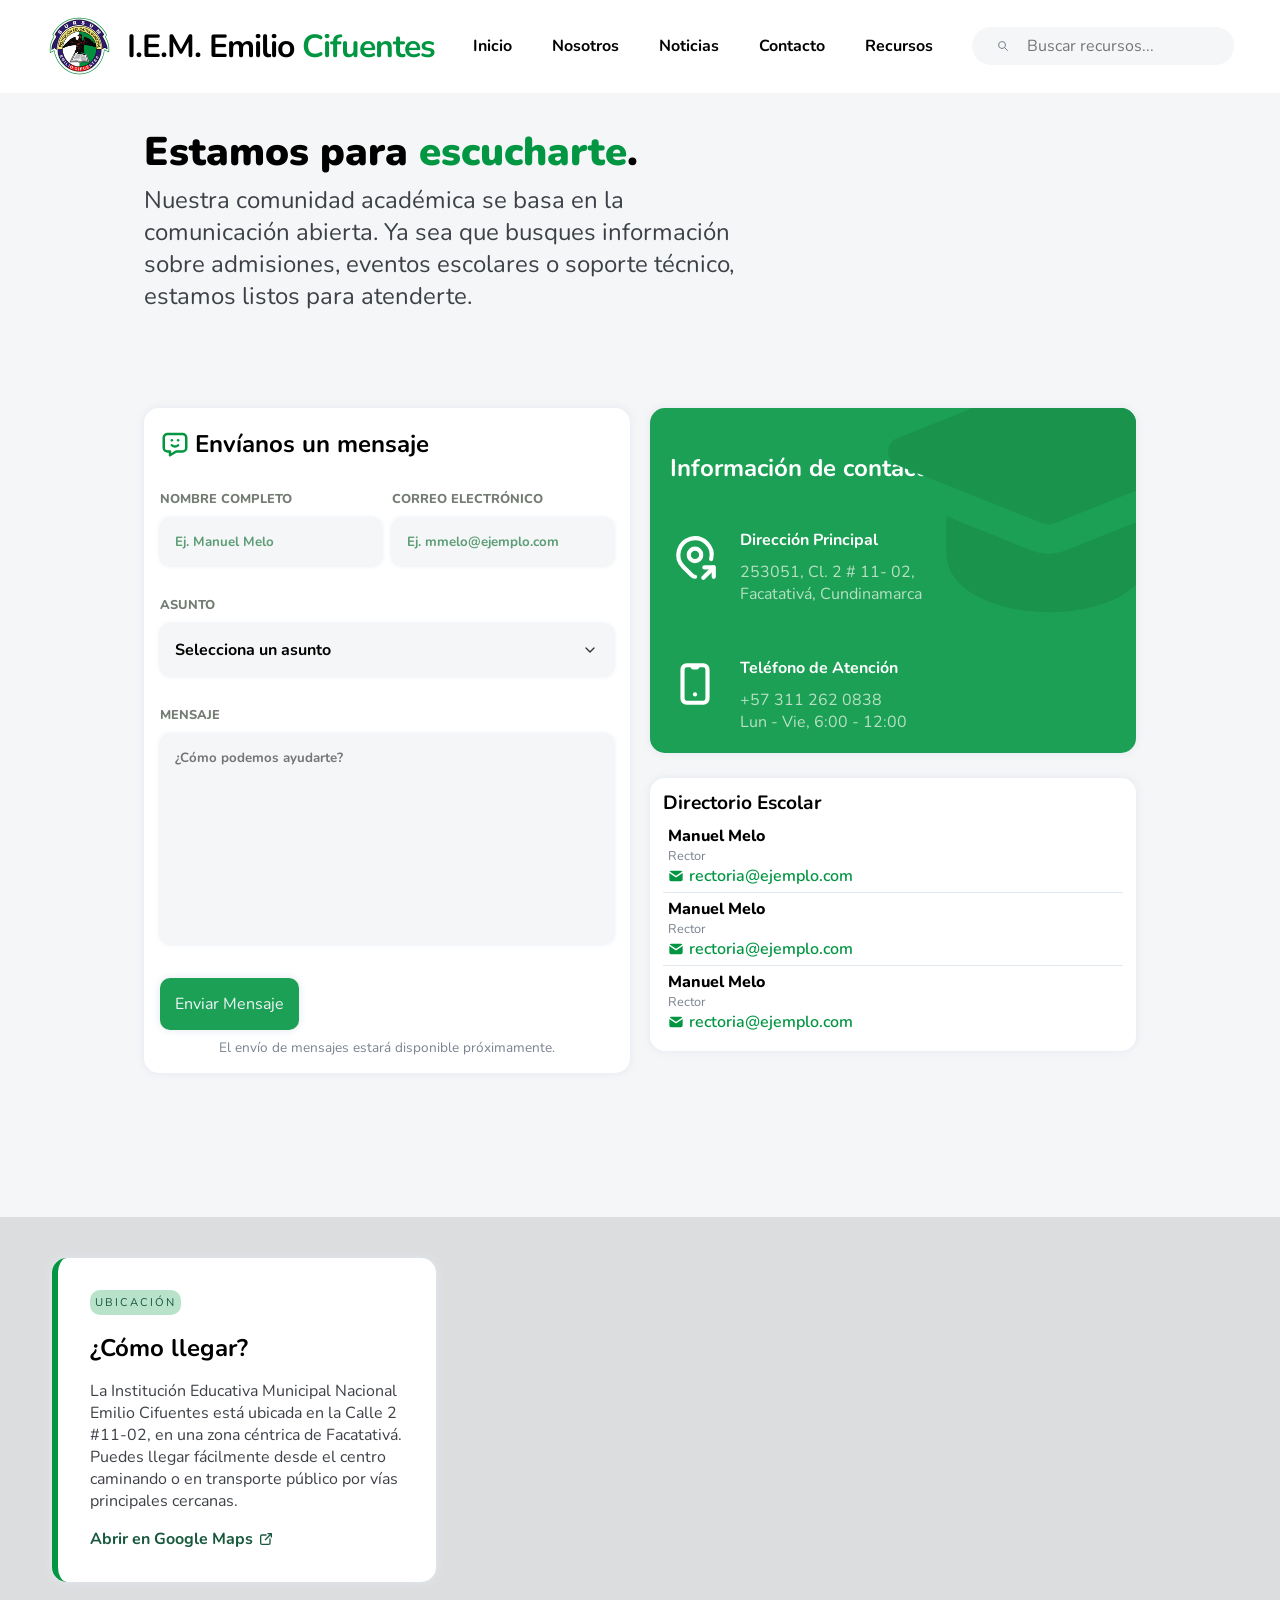
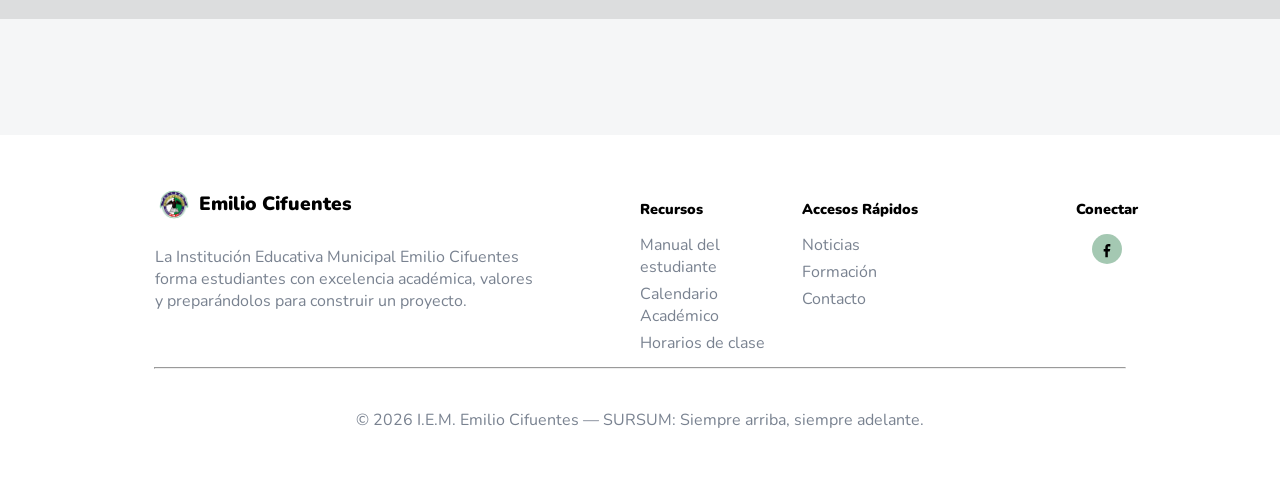
<file: pages/contacto.html>
<!doctype html>
<html lang="es">
  <head>
    <meta charset="UTF-8" />
    <meta name="viewport" content="width=device-width, initial-scale=1.0" />
    <!-- ? preconnect declarado antes del stylesheet de Google Fonts.
         Reduce el handshake con el servidor de fuentes antes de descargar el CSS. -->
    <link rel="preconnect" href="https://fonts.googleapis.com" />
    <link rel="preconnect" href="https://fonts.gstatic.com" crossorigin />
    <link
      href="https://fonts.googleapis.com/css2?family=Nunito:ital,wght@0,200..1000;1,200..1000&display=swap"
      rel="stylesheet"
    />
    <!-- * — Configuración visual base -->
    <!-- * — Metadatos SEO -->
    <meta
      name="description"
      content="Escríbenos: consultas de admisión, eventos escolares, atención a padres y estudiantes de la I.E.M. Emilio Cifuentes. Conoce nuestra ubicación en Facatativá."
    />
    <link
      rel="canonical"
      href="https://g4lvan.github.io/demo_page_colegio.github.io/pages/contacto.html"
    />
    <title>Contacto | I.E.M. Emilio Cifuentes</title>
    <link rel="stylesheet" href="../css/styles.css" />
    <link rel="stylesheet" href="../css/contacto.css" />
    <link rel="stylesheet" href="../css/recursos.css" />
    <link
      rel="shortcut icon"
      href="../assets/logos/EMILIO.png"
      type="image/x-icon"
    />
  </head>
  <body>
    <!-- * ============================================================
      HEADER
      Barra superior compartida replicada desde index.html.
      Rutas ajustadas un nivel arriba para las paginas dentro de /pages.
      ============================================================ -->
    <header>
      <div class="izquierda">
        <img src="../assets/logos/EMILIO.png" alt="emilio_logo" class="logo" />
        <p class="marca">I.E.M. Emilio <span class="titulo">Cifuentes</span></p>
      </div>
      <nav>
        <ul class="links_navegacion">
          <li><a href="../index.html">Inicio</a></li>
          <li><a href="nosotros.html">Nosotros</a></li>
          <li><a href="noticias.html">Noticias</a></li>
          <li><a href="contacto.html">Contacto</a></li>
          <li><a href="recursos.html">Recursos</a></li>
        </ul>
      </nav>
      <form class="busqueda" onsubmit="return false">
        <svg
          xmlns="http://www.w3.org/2000/svg"
          viewBox="0 0 24 24"
          width="12"
          height="12"
          fill="none"
          stroke="currentColor"
          stroke-width="2"
          stroke-linecap="round"
          stroke-linejoin="round"
          class="icon-search"
        >
          <path stroke="none" d="M0 0h24v24H0z" fill="none"></path>
          <path d="M3 10a7 7 0 1 0 14 0a7 7 0 1 0 -14 0"></path>
          <path d="M21 21l-6 -6"></path>
        </svg>
        <input type="search" placeholder="Buscar recursos..." class="buscar" />
      </form>
      <button class="menu_hb">
        <svg
          xmlns="http://www.w3.org/2000/svg"
          viewBox="0 0 24 24"
          fill="currentColor"
          class="menu_hb"
        >
          <path d="M21 6a1 1 0 0 1 -1 1h-16a1 1 0 1 1 0 -2h16a1 1 0 0 1 1 1" />
          <path d="M21 12a1 1 0 0 1 -1 1h-16a1 1 0 0 1 0 -2h16a1 1 0 0 1 1 1" />
          <path d="M21 18a1 1 0 0 1 -1 1h-16a1 1 0 0 1 0 -2h16a1 1 0 0 1 1 1" />
        </svg>
      </button>
    </header>

    <!-- ' NAVEGACION MOBILE
         .overlay oscurece la pagina y .panel_lateral contiene el menu fuera de canvas.
         Ambos bloques dependen de ../js/nav.js para abrir y cerrar el panel. -->
    <div class="overlay"></div>
    <nav class="panel_lateral">
      <div class="izquierda">
        <img src="../assets/logos/EMILIO.png" alt="emilio_logo" class="logo" />
        <p class="marca">I.E.M. Emilio Cifuentes</p>
        <button class="close_nav">
          <svg
            xmlns="http://www.w3.org/2000/svg"
            viewBox="0 0 24 24"
            fill="none"
            stroke="currentColor"
            stroke-width="2"
            stroke-linecap="round"
            stroke-linejoin="round"
            class="icon_nav"
          >
            <path d="M18 6l-12 12" />
            <path d="M6 6l12 12" />
          </svg>
        </button>
      </div>
      <ul class="links_navegacion">
        <li>
          <svg
            xmlns="http://www.w3.org/2000/svg"
            viewBox="0 0 24 24"
            fill="none"
            stroke="currentColor"
            stroke-width="2"
            stroke-linecap="round"
            stroke-linejoin="round"
            class="icon_nav"
          >
            <path
              d="M19 8.71l-5.333 -4.148a2.666 2.666 0 0 0 -3.274 0l-5.334 4.148a2.665 2.665 0 0 0 -1.029 2.105v7.2a2 2 0 0 0 2 2h12a2 2 0 0 0 2 -2v-7.2c0 -.823 -.38 -1.6 -1.03 -2.105"
            />
            <path d="M16 15c-2.21 1.333 -5.792 1.333 -8 0" />
          </svg>
          <a href="../index.html">Inicio</a>
        </li>
        <li>
          <svg
            xmlns="http://www.w3.org/2000/svg"
            viewBox="0 0 24 24"
            fill="none"
            stroke="currentColor"
            stroke-width="2"
            stroke-linecap="round"
            stroke-linejoin="round"
            class="icon_nav"
          >
            <path d="M3 12a9 9 0 1 0 18 0a9 9 0 0 0 -18 0" />
            <path d="M12 9h.01" />
            <path d="M11 12h1v4h1" />
          </svg>
          <a href="nosotros.html">Nosotros</a>
        </li>
        <li>
          <svg
            xmlns="http://www.w3.org/2000/svg"
            viewBox="0 0 24 24"
            fill="none"
            stroke="currentColor"
            stroke-width="2"
            stroke-linecap="round"
            stroke-linejoin="round"
            class="icon_nav"
          >
            <path
              d="M16 6h3a1 1 0 0 1 1 1v11a2 2 0 0 1 -4 0v-13a1 1 0 0 0 -1 -1h-10a1 1 0 0 0 -1 1v12a3 3 0 0 0 3 3h11"
            />
            <path d="M8 8h4" />
            <path d="M8 12h4" />
            <path d="M8 16h4" />
          </svg>
          <a href="noticias.html">Noticias</a>
        </li>
        <li>
          <svg
            xmlns="http://www.w3.org/2000/svg"
            viewBox="0 0 24 24"
            fill="none"
            stroke="currentColor"
            stroke-width="2"
            stroke-linecap="round"
            stroke-linejoin="round"
            class="icon_nav"
          >
            <path
              d="M3 7a2 2 0 0 1 2 -2h14a2 2 0 0 1 2 2v10a2 2 0 0 1 -2 2h-14a2 2 0 0 1 -2 -2z"
            />
            <path d="M3 7l9 6l9 -6" />
          </svg>
          <a href="contacto.html">Contacto</a>
        </li>
        <li>
          <svg
            xmlns="http://www.w3.org/2000/svg"
            viewBox="0 0 24 24"
            fill="none"
            stroke="currentColor"
            stroke-width="2"
            stroke-linecap="round"
            stroke-linejoin="round"
            class="icon_nav"
          >
            <path
              d="M3 6a2 2 0 0 1 2 -2h14a2 2 0 0 1 2 2v12a2 2 0 0 1 -2 2h-14a2 2 0 0 1 -2 -2z"
            />
            <path d="M7 8h10" />
            <path d="M7 12h10" />
            <path d="M7 16h10" />
          </svg>
          <a href="recursos.html">Recursos</a>
        </li>
      </ul>
      <form class="busqueda" onsubmit="return false">
        <svg
          xmlns="http://www.w3.org/2000/svg"
          viewBox="0 0 24 24"
          width="12"
          height="12"
          fill="none"
          stroke="currentColor"
          stroke-width="2"
          stroke-linecap="round"
          stroke-linejoin="round"
          class="icon-search"
        >
          <path stroke="none" d="M0 0h24v24H0z" fill="none"></path>
          <path d="M3 10a7 7 0 1 0 14 0a7 7 0 1 0 -14 0"></path>
          <path d="M21 21l-6 -6"></path>
        </svg>
        <input type="search" placeholder="Buscar recursos..." class="buscar" />
      </form>
    </nav>

    <!-- * ============================================================
  MAIN / CONTACTO
  Formulario, datos institucionales, directorio básico y mapa de ubicación.
  ============================================================ -->
    <main>
      <!-- * — Encabezado de página -->
      <section class="header_main">
        <h1>Estamos para <span class="title_header">escucharte</span>.</h1>
        <p>
          Nuestra comunidad académica se basa en la comunicación abierta. Ya sea
          que busques información sobre admisiones, eventos escolares o soporte
          técnico, estamos listos para atenderte.
        </p>
      </section>
      <!-- ' FORMULARIO DE CONTACTO
          Estructura: .contact > datos básicos + asunto + mensaje + botón.
          Formulario visual: onsubmit=false evita el envío hasta conectar backend (v2.0). -->
      <section class="principal_cont">
        <section class="form_contact">
          <form class="contact" onsubmit="return false">
            <h2>
              <svg
                xmlns="http://www.w3.org/2000/svg"
                viewBox="0 0 24 24"
                fill="none"
                stroke="currentColor"
                stroke-width="2"
                stroke-linecap="round"
                stroke-linejoin="round"
                class="form_icon"
              >
                <path
                  d="M18 4a3 3 0 0 1 3 3v8a3 3 0 0 1 -3 3h-5l-5 3v-3h-2a3 3 0 0 1 -3 -3v-8a3 3 0 0 1 3 -3h12"
                />
                <path d="M9.5 9h.01" />
                <path d="M14.5 9h.01" />
                <path d="M9.5 13a3.5 3.5 0 0 0 5 0" />
              </svg>
              Envíanos un mensaje
            </h2>
            <div class="info_basica">
              <div class="input_basic">
                <label for="nombre">Nombre completo</label>
                <input
                  type="text"
                  id="nombre"
                  name="nombre"
                  autocomplete="name"
                  placeholder="Ej. Manuel Melo"
                  required
                />
              </div>
              <div class="input_basic">
                <label for="correo">Correo electrónico</label>
                <input
                  type="email"
                  id="correo"
                  name="correo"
                  autocomplete="email"
                  placeholder="Ej. mmelo@ejemplo.com"
                  required
                />
              </div>
            </div>
            <div class="asunto">
              <div class="input_basic">
                <label for="asuntos">Asunto</label>
                <!-- ? Select explícito para clasificar el mensaje antes de tener backend.
             Facilita mapear el campo cuando se conecte el formulario. -->
                <select name="asunto" id="asuntos" required>
                  <option value="">Selecciona un asunto</option>
                  <option value="ref1">Consultas de Admisión</option>
                  <option value="ref2">
                    Información sobre Eventos Escolares
                  </option>
                  <option value="ref3">Atención a Padres y Estudiantes</option>
                  <option value="ref4">Información Académica</option>
                </select>
              </div>
            </div>
            <div class="mensaje">
              <div class="input_basic">
                <label for="mensaje">Mensaje</label>
                <textarea
                  name="mensaje_enviar"
                  id="mensaje"
                  rows="10"
                  placeholder="¿Cómo podemos ayudarte?"
                  required
                ></textarea>
              </div>
            </div>
            <button type="button" class="bot_enviar">Enviar Mensaje</button>
            <p class="aviso_envio">
              El envío de mensajes estará disponible próximamente.
            </p>
          </form>
        </section>
        <!-- * — Información de contacto -->
        <section class="contact_derecha">
          <article class="info_contact">
            <h3>Información de contacto</h3>
            <svg
              xmlns="http://www.w3.org/2000/svg"
              viewBox="0 0 24 24"
              fill="currentColor"
              class="info_head_icon"
            >
              <path
                d="M19 13.431v2.569c0 2.398 -3.205 4 -7 4s-7 -1.602 -7 -4v-2.569l5.886 2.354a3 3 0 0 0 2.011 .078l.217 -.078z"
              />
              <path
                d="M21 10.476l-8.629 3.452a1 1 0 0 1 -.742 0l-10 -4c-.839 -.335 -.839 -1.521 0 -1.856l10 -4a1 1 0 0 1 .245 -.064l.126 -.008l.126 .008a1 1 0 0 1 .245 .064l10.032 4.013l.108 .055l.099 .068l.088 .076l.075 .082l.035 .044l.073 .115l.052 .115l.034 .102l.025 .135l.006 .058l.002 6.065a1 1 0 0 1 -2 0z"
              />
            </svg>
            <!-- * — Dirección -->
            <article class="location">
              <svg
                xmlns="http://www.w3.org/2000/svg"
                viewBox="0 0 24 24"
                fill="none"
                stroke="currentColor"
                stroke-width="2"
                stroke-linecap="round"
                stroke-linejoin="round"
                class="location_icon"
              >
                <path d="M9 11a3 3 0 1 0 6 0a3 3 0 0 0 -6 0" />
                <path
                  d="M12.02 21.485a1.996 1.996 0 0 1 -1.433 -.585l-4.244 -4.243a8 8 0 1 1 13.403 -3.651"
                />
                <path d="M16 22l5 -5" />
                <path d="M21 21.5v-4.5h-4.5" />
              </svg>

              <div class="contenido">
                <h4>Dirección Principal</h4>
                <p>253051, Cl. 2 # 11- 02, Facatativá, Cundinamarca</p>
              </div>
            </article>
            <!-- * — Número de contacto -->
            <article class="telefono">
              <svg
                xmlns="http://www.w3.org/2000/svg"
                viewBox="0 0 24 24"
                fill="none"
                stroke="currentColor"
                stroke-width="2"
                stroke-linecap="round"
                stroke-linejoin="round"
                class="tel_icon"
              >
                <path
                  d="M6 5a2 2 0 0 1 2 -2h8a2 2 0 0 1 2 2v14a2 2 0 0 1 -2 2h-8a2 2 0 0 1 -2 -2z"
                />
                <path d="M11 4h2" />
                <path d="M12 17v.01" />
              </svg>
              <div class="contenido">
                <h4>Teléfono de Atención</h4>
                <p>+57 311 262 0838 Lun - Vie, 6:00 - 12:00</p>
              </div>
            </article>
          </article>

          <!-- ' CARD DE PERSONAL
          Estructura: .personal_der > h5 + rol + enlace mailto.
          Solo documentar esta primera instancia — las demás repiten el patrón. -->
          <article class="der_directorio">
            <h3>Directorio Escolar</h3>
            <article class="personal_der">
              <h5>Manuel Melo</h5>
              <p>Rector</p>
              <a href="mailto:rectoria@ejemplo.com">
                <svg
                  xmlns="http://www.w3.org/2000/svg"
                  viewBox="0 0 24 24"
                  fill="currentColor"
                  class="email_icon"
                >
                  <path
                    d="M22 7.535v9.465a3 3 0 0 1 -2.824 2.995l-.176 .005h-14a3 3 0 0 1 -2.995 -2.824l-.005 -.176v-9.465l9.445 6.297l.116 .066a1 1 0 0 0 .878 0l.116 -.066l9.445 -6.297z"
                  />
                  <path
                    d="M19 4c1.08 0 2.027 .57 2.555 1.427l-9.555 6.37l-9.555 -6.37a2.999 2.999 0 0 1 2.354 -1.42l.201 -.007h14z"
                  />
                </svg>
                rectoria@ejemplo.com</a
              >
            </article>

            <article class="personal_der">
              <h5>Manuel Melo</h5>
              <p>Rector</p>
              <a href="mailto:rectoria@ejemplo.com">
                <svg
                  xmlns="http://www.w3.org/2000/svg"
                  viewBox="0 0 24 24"
                  fill="currentColor"
                  class="email_icon"
                >
                  <path
                    d="M22 7.535v9.465a3 3 0 0 1 -2.824 2.995l-.176 .005h-14a3 3 0 0 1 -2.995 -2.824l-.005 -.176v-9.465l9.445 6.297l.116 .066a1 1 0 0 0 .878 0l.116 -.066l9.445 -6.297z"
                  />
                  <path
                    d="M19 4c1.08 0 2.027 .57 2.555 1.427l-9.555 6.37l-9.555 -6.37a2.999 2.999 0 0 1 2.354 -1.42l.201 -.007h14z"
                  />
                </svg>
                rectoria@ejemplo.com</a
              >
            </article>

            <article class="personal_der">
              <h5>Manuel Melo</h5>
              <p>Rector</p>
              <a href="mailto:rectoria@ejemplo.com">
                <svg
                  xmlns="http://www.w3.org/2000/svg"
                  viewBox="0 0 24 24"
                  fill="currentColor"
                  class="email_icon"
                >
                  <path
                    d="M22 7.535v9.465a3 3 0 0 1 -2.824 2.995l-.176 .005h-14a3 3 0 0 1 -2.995 -2.824l-.005 -.176v-9.465l9.445 6.297l.116 .066a1 1 0 0 0 .878 0l.116 -.066l9.445 -6.297z"
                  />
                  <path
                    d="M19 4c1.08 0 2.027 .57 2.555 1.427l-9.555 6.37l-9.555 -6.37a2.999 2.999 0 0 1 2.354 -1.42l.201 -.007h14z"
                  />
                </svg>
                rectoria@ejemplo.com</a
              >
            </article>
          </article>
        </section>
      </section>
    <!-- * — Mapa institucional -->
    <figure class="map">
      <div class="dark"></div>
      <iframe
        src="https://www.google.com/maps/embed?pb=!1m18!1m12!1m3!1d3975.747301274841!2d-74.34856512515599!3d4.813395695162102!2m3!1f0!2f0!3f0!3m2!1i1024!2i768!4f13.1!3m3!1m2!1s0x8e3f7c429779d253%3A0xdfbc8359b5d4a771!2sInstituci%C3%B3n%20Educativa%20Municipal%20Nacional%20Emilio%20Cifuentes!5e0!3m2!1ses-419!2sco!4v1777145932252"
        style="border: 0; width: 100%; height: 400px"
        loading="lazy"
      >
      </iframe>
      <figcaption>
        <span>Ubicación</span>
        <h4>¿Cómo llegar?</h4>
        <p>
          La Institución Educativa Municipal Nacional Emilio Cifuentes está
          ubicada en la Calle 2 #11-02, en una zona céntrica de Facatativá.
          Puedes llegar fácilmente desde el centro caminando o en transporte
          público por vías principales cercanas.
        </p>
        <a
          href="https://maps.app.goo.gl/MSPoJyabD7x5F8Z77"
          target="_blank"
          rel="noopener noreferrer"
          >Abrir en Google Maps
          <svg
            xmlns="http://www.w3.org/2000/svg"
            viewBox="0 0 24 24"
            fill="currentColor"
            class="map_icon"
          >
            <path
              d="M12 5a1 1 0 0 1 0 2h-6a1 1 0 0 0 -1 1v10a1 1 0 0 0 1 1h10a1 1 0 0 0 1 -1v-6a1 1 0 0 1 2 0v6a3 3 0 0 1 -3 3h-10a3 3 0 0 1 -3 -3v-10a3 3 0 0 1 3 -3z"
            />
            <path
              d="M15 3h5l.075 .003l.126 .017l.111 .03l.111 .044l.098 .052l.096 .067l.09 .08q .054 .053 .097 .112l.071 .11l.054 .114l.035 .105l.03 .148l.006 .118v5a1 1 0 0 1 -2 0v-2.586l-7.293 7.293a1 1 0 0 1 -1.414 -1.414l7.291 -7.293h-2.584a1 1 0 0 1 0 -2z"
            /></svg
        ></a>
      </figcaption>
    </figure>
    </main>

    <!-- * ============================================================
  FOOTER
  Cierre común del sitio con identidad institucional, accesos internos y redes sociales.
  ============================================================ -->
    <footer>
      <div class="principal_footer">
        <div class="info_footer">
          <header class="img_footer">
            <img
              src="../assets/logos/EMILIO.png"
              alt="Logo de la institución"
              class="logo_footer"
            />
            <h2>Emilio Cifuentes</h2>
          </header>
          <p>
            La Institución Educativa Municipal Emilio Cifuentes forma
            estudiantes con excelencia académica, valores y preparándolos para
            construir un proyecto.
          </p>
        </div>
        <nav class="botones_footer">
          <div class="recursos_footer">
            <h3>Recursos</h3>
            <ul>
              <li>
                <a href="../assets/downloads/Circular-interna-01.pdf" download
                  >Manual del estudiante</a
                >
              </li>
              <li><a href="calendario.html">Calendario Académico</a></li>
              <li><a href="../404.html">Horarios de clase</a></li>
            </ul>
          </div>
          <div class="rapidos_footer">
            <h3>Accesos Rápidos</h3>
            <ul>
              <li><a href="../pages/noticias.html">Noticias</a></li>
              <li><a href="../pages/recursos.html">Formación</a></li>
              <li><a href="../pages/contacto.html">Contacto</a></li>
            </ul>
          </div>
        </nav>
        <div class="redes_footer">
          <h3>Conectar</h3>
          <a
            href="https://www.facebook.com/profile.php?id=100063540460666"
            target="_blank"
            rel="noopener noreferrer"
            class="boton_red_footer"
            aria-label="facebook"
            ><svg
              xmlns="http://www.w3.org/2000/svg"
              viewBox="0 0 24 24"
              class="red_icon_footer"
              fill="currentColor"
            >
              <path
                d="M13.5 9H16V6h-2.5C11.57 6 10 7.57 10 9.5V12H8v3h2v7h3v-7h2.11L16 12h-3V9.5c0-.28.22-.5.5-.5z"
              /></svg
          ></a>
        </div>
      </div>
      <div class="line_footer">
        <hr />
        <p>
          © 2026 I.E.M. Emilio Cifuentes — SURSUM: Siempre arriba, siempre
          adelante.
        </p>
      </div>
    </footer>
    <script src="../js/nav.js"></script>
  </body>
</html>
</file>
<file: css/styles.css>
* {
  box-sizing: border-box;
}

html,
body {
  overflow-x: hidden;
}

/* * ============================================================
   TOKENS GLOBALES
   Variables compartidas de color y tipografía para mantener consistencia visual.
   ============================================================ */
:root {
  --primary-color: #029642;
  --primary-alt: #1ba055;
  --primary-soft-bg: #e5f4ec;
  --primary-soft-border: #b8e2ca;
  --primary-hover: #05bd55;
  --primary-dark: #18583d;
  --primary-light: #5c9d76;
  --primary-light-transparent: #5c9d768f;
  --placeholder: #a3d9bb;
  --background: #ffffff;
  --background-dark: #f5f6f7;
  --background-secondary: #f1f5f9;
  --complementary-color: #e2e8f0;
  --text-primary: #000000;
  --text-secondary: #ffffff;
  --text-secondary-dark: #3d4147;
  --text-muted: #798290;
  /* ? #02883c: punto exacto donde el verde institucional aún rinde 4.5:1
     contra blanco en ambos usos —fondo del .boton-primario (texto blanco) y
     texto de los enlaces de .card_rapido—; #029642 falló en Lighthouse con
     3.86:1 y WCAG AA exige 4.5:1 en texto normal. El hover baja más porque
     #05bd55 (más claro que el propio botón) rendía 2.5:1: solo oscureciendo
     el verde sube el contraste. */
  --verde-accion: #02883c;
  --verde-accion-hover: #027835;
  /* ? #69717e: el gris más claro que sigue pasando 4.5:1 en los dos fondos
     donde se usa —blanco de .card_rapido (4.92:1) y #f5f6f7 de .inicio
     (4.55:1)—; #798290 falló con 3.88:1 y 3.59:1. */
  --texto-secundario: #69717e;
  --font-primary: "Nunito", sans-serif;
}

body {
  margin: 0;
  font-family: var(--font-primary);
}

/* * ============================================================
   HEADER
   Layout reutilizable de logo, navegación y buscador en páginas principales.
   ============================================================ */

header {
  display: flex;
  width: 100%;
  box-sizing: border-box;
  gap: clamp(1.5rem, 3vw, 3rem);
  padding: 1rem;
  align-items: center;
  justify-content: space-between;
  border-bottom: 1px solid var(--text-secondary);
}

.icon_nav {
  width: 20px;
  height: 20px;
  color: var(--text-primary);
  display: none;
}

.menu_hb {
  display: none;
  color: var(--text-primary);
  width: 30px;
  height: 30px;
  background: none;
  border: none;
  margin: 0;
  padding: 0;
  cursor: pointer;
}

.izquierda > button {
  display: none;
  border: none;
  background-color: none;
}

.panel_lateral {
  display: none;
}

.overlay {
  display: none;
}

.izquierda {
  display: flex;
  flex: 0 0 auto;
  gap: 8px;
  align-items: center;
  justify-content: center;
}

header nav {
  display: flex;
  flex: 1 1 auto;
  align-items: center;
  justify-content: center;
}

header .links_navegacion {
  display: flex;
  gap: 2.5rem;
  align-items: center;
  list-style: none;
  font-size: 1rem;
  list-style: none;
  margin: 0;
  padding: 0;
}

header .links_navegacion a {
  text-decoration: none;
  font-weight: bold;
  color: var(--text-primary);
}

header .links_navegacion a:hover {
  color: var(--primary-hover);
}

/* ? La marca del header/panel es un <p> (no es h1): el h1 real vive
   en el contenido de cada página. Reglas heredadas del antiguo h1. */
.marca {
  font-size: 2rem;
  font-weight: 700;
  display: flex;
  margin: 0;
  padding: 0;
  align-items: center;
  gap: 0.5rem;
  letter-spacing: -1px;
  color: #000000;
}

.titulo {
  display: flex;
  color: var(--primary-color);
}

.logo {
  justify-content: center;
  align-items: center;
  height: 60px;
  margin: 0;
  padding: 0;
  margin-right: 0.5rem;
  margin-left: 2rem;
}

/* ! El buscador es un componente visual sin comportamiento JS. Mantener estilos aislados para conectarlo después sin rehacer el header. */

.botones_accion {
  display: flex;
  gap: 0.2rem;
}

.busqueda {
  font-family: var(--font-primary);
  background-color: var(--background-dark);
  display: flex;
  flex: 0 0 auto;
  border-radius: 100px;
  position: relative;
  align-items: center;
  margin-right: 2rem;
  overflow: hidden;
}

.busqueda:focus-within {
  outline: 2px solid var(--primary-alt);
}

.busqueda .buscar {
  flex: 1;
  font-family: var(--font-primary);
  justify-content: center;
  padding: 0.5rem;
  border: none;
  font-size: 1rem;
  background-color: var(--background-dark);
  color: var(--text-muted);
}

.busqueda .buscar:focus {
  border: none;
  outline: none;
}

.buscar:focus {
  border: none;
  outline: none;
}

.icon-search {
  stroke: var(--text-muted);
  margin-left: 25px;
  margin-right: 10px;
}

/* * ============================================================
   HERO INSTITUCIONAL
   Presentación inicial con CTA principal y apoyo visual de la página de inicio.
   ============================================================ */

.inicio {
  display: flex;
  align-items: center;
  justify-content: center;
  flex-direction: column;
  gap: 15px;
  padding: 5rem 2rem;
  padding-top: 0;
  min-height: 100vh;
  background-color: var(--background-dark);
}

.card_inicio {
  background:
    linear-gradient(to right, var(--text-primary), transparent),
    url("../assets/images/2000_5d893aa11d670.webp") no-repeat center center;
  background-size: cover;
  max-width: 1300px;
  width: 100%;
  border-radius: 30px;
  text-align: center;
  padding: 50px;
  margin-top: 25px;
  text-align: start;
}

.calificacion {
  font-family: var(--font-primary);
  font-size: 12px;
  letter-spacing: 1px;
  margin-top: 20px;
  margin-bottom: 0px;
  padding: 0.2rem;
  border: 1px solid #edc216;
  background-color: #847c44a6;
  text-align: center;
  max-width: 20%;
  backdrop-filter: blur(10px);
  border-radius: 10px;
  color: #edc216;
}

.card_inicio h1 {
  color: var(--text-secondary);
  font-family: var(--font-primary);
  font-size: 5rem;
  line-height: 70px;
  font-weight: 900;
  margin: 0;
  margin-top: 15px;
  max-width: 700px;
}

.card_inicio span {
  color: var(--primary-color);
}

.descripcion {
  color: var(--text-secondary);
  font-family: var(--font-primary);
  max-width: 500px;
  line-height: 30px;
  margin-top: 20px;
}

.botones {
  display: flex;
  gap: 20px;
  margin-top: 35px;
}

.boton-primario {
  display: flex;
  align-items: center;
  gap: 0.5rem;
  text-decoration: none;
  font-weight: bolder;
  justify-content: center;
  font-family: var(--font-primary);
  background-color: var(--verde-accion);
  color: var(--text-secondary);
  border: none;
  padding: 15px 30px;
  border-radius: 10px;
}

.boton-primario:hover {
  background-color: var(--verde-accion-hover);
}

.boton-secundario {
  display: flex;
  align-items: center;
  font-weight: bold;
  gap: 0.5rem;
  justify-content: center;
  font-family: var(--font-primary);
  background-color: var(--primary-light-transparent);
  color: var(--text-secondary);
  border: 1px solid var(--primary-soft-border);
  padding: 15px 30px;
  backdrop-filter: blur(8px);
  border-radius: 10px;
}

.boton-secundario:hover {
  background-color: var(--primary-light);
}

/* ' CARD DE ACCESO RÁPIDO Patrón repetido en index: icono, título, descripción y enlace con chevron. */

.texto_acc_rapido {
  display: flex;
  justify-content: space-between;
  gap: 5px;
  padding-top: 6rem;
  padding-bottom: 3rem;
  padding-left: 0;
}

.titulo_acc_rapido h2 {
  font-weight: 900;
  font-size: 2rem;
  padding: 0;
  margin: 20px 0;
}

.titulo_acc_rapido p {
  font-size: 1rem;
  color: var(--texto-secundario);
  margin: 0;
  padding: 0;
}

.linea-final {
  width: 100px;
  height: 5px;
  background-color: var(--primary-color);
  margin-top: 50px;
  border-radius: 2px;
}

.accesos {
  display: grid;
  grid-template-columns: repeat(4, 1fr);
  gap: 70px;
}

.card_rapido {
  background-color: var(--background);
  padding: 3rem;
  width: 100%;
  max-width: 300px;
  max-height: 300px;
  justify-content: center;
  align-items: center;
  border-radius: 15px;
  box-shadow: 0 0 4px var(--text-muted);
}

.card_rapido h3 {
  font-size: 1.2rem;
  margin: 0;
  margin-top: 20px;
  margin-bottom: -10px;
  padding: 0;
  font-weight: 900;
  color: var(--text-primary);
}

.card_rapido p {
  font-size: 1rem;
  color: var(--texto-secundario);
  margin: 0;
  padding: 0;
  margin-top: 15px;
  margin-bottom: 30px;
  max-height: 100px;
}

.card_rapido a {
  display: inline-flex;
  align-items: center;
  justify-content: flex-start;
  gap: 0.2rem;
  font-weight: bold;
  font-family: var(--font-primary);
  color: var(--verde-accion);
  border: none;
  text-decoration: none;
  margin-top: 0;
}

.card_rapido a:hover {
  color: var(--verde-accion-hover);
}

.icon_acc_rapido {
  width: 45px;
  height: 45px;
  padding: 5px;
  background-color: var(--primary-light-transparent);
  backdrop-filter: blur(10px);
  color: var(--text-primary);
  border-radius: 20%;
}

.chev_acc_rapido {
  display: flex;
  justify-content: center;
  width: 14px;
  height: 14px;
  color: var(--verde-accion);
  justify-content: center;
}

.chev_acc_rapido:hover {
  color: var(--verde-accion-hover);
}

/* ' CARD DE NOTICIA Patrón repetido: imagen con badge, metadatos, resumen y CTA. */

.noticia_completa {
  display: none;
}

.overlay_noti {
  display: none;
}

/* * — Modal de noticia destacada */

.noticia_completa.activo {
  display: block;
  position: fixed;
  top: 5vh;
  left: 50%;
  transform: translateX(-50%);
  width: 95%;
  max-width: 1000px;
  max-height: 90vh;
  overflow-y: auto;
  border-radius: 10px;
  background-color: var(--background);
  z-index: 12;
}

.overlay_noti.activo {
  display: block;
  position: fixed;
  inset: 0;
  background-color: rgba(0, 0, 0, 0.4);
  backdrop-filter: blur(3px);
  z-index: 10;
}

/* * — Encabezado visual del modal */

.noticia_completa header {
  position: relative;
  display: flex;
  flex-direction: column;
  justify-content: flex-end;
  align-items: flex-start;
  height: 400px;
  padding: 1rem 5rem;
  border-radius: 10px 10px 0 0;
}

/* ? Fondo de la modal de noticia: el gradiente (diseño) vive aqui;
   la foto la inyecta js/noti.js como --imagen-noticia al poblar la
   plantilla, porque depende de la noticia abierta (data/noticias.json).
   Asi, para el futuro backend, bastara con llegar a esta variable. */
#modal-noticia header {
  background-image:
    linear-gradient(
      to top,
      rgba(0, 0, 0, 0.9) 0%,
      rgba(0, 0, 0, 0.9) 40%,
      transparent 100%,
      transparent
    ),
    var(--imagen-noticia);
  background-repeat: no-repeat;
  background-size: cover;
  background-position: center;
}

.noticia_completa header h2 {
  font-size: 2rem;
  margin-top: -20px;
  padding: 0;
}

.close_noti_btn {
  display: flex;
  position: absolute;
  top: 0;
  right: 0;
  width: 30px;
  height: 30px;
  margin: 10px;
  border: none;
  border-radius: 100%;
  justify-content: center;
  align-items: center;
  background-color: var(--primary-color);
  box-shadow: 0 0 10px 0 var(--text-primary);
}

.close_noti {
  color: var(--background);
  width: 20px;
  height: 20px;
}

.close_noti_btn:hover {
  background-color: var(--background);
}

.close_noti_btn:hover .close_noti {
  color: var(--primary-color);
}

.noticia_completa h2 {
  color: var(--background);
}

.type_noti_complete {
  z-index: 1;
  font-size: 12px;
  font-weight: 600;
  text-transform: uppercase;
  background: var(--primary-color);
  color: var(--background);
  padding: 4px 8px;
  border-radius: 6px;
  width: fit-content;
  margin: 0;
}

/* * — Contenido del modal */

.noticia_completa .main_modal {
  padding: 2rem 5rem;
}

.info_second {
  color: var(--text-muted);
  padding-bottom: 10px;
  border-bottom: 2px solid var(--background-dark);
  gap: 25px;
}

.info_second,
.info_second > section {
  display: flex;
}

.info_second > section {
  justify-content: center;
  align-items: center;
  gap: 5px;
}

.info_second svg {
  width: 20px;
}

/* * — Texto largo del modal */

.contenido_noti_completo p:first-child {
  font-size: 1.2rem;
  font-weight: 600;
}

.contenido_noti_completo blockquote {
  padding: 1.5rem;
  color: var(--primary-dark);
  font-style: italic;
  font-weight: 700;
  background-color: var(--primary-soft-bg);
  border-radius: 2px 15px 15px 2px;
  border-left: 5px solid var(--primary-color);
}

.autor_cita {
  display: block;
  padding: 1.5rem 0 0 0;
  color: var(--text-primary);
}

.contenido_noti_completo p:last-child {
  padding-bottom: 2rem;
  border-bottom: 2px solid var(--background-dark);
}

/* * — Scroll interno del modal */
.noticia_completa.activo::-webkit-scrollbar {
  width: 10px;
}

.noticia_completa.activo::-webkit-scrollbar-track {
  background: var(--background-dark);
  border-radius: 10px;
}

.noticia_completa.activo::-webkit-scrollbar-thumb {
  background-color: var(--primary-color);
  border-radius: 10px;
}

.noticia_completa.activo::-webkit-scrollbar-thumb:hover {
  background-color: var(--primary-hover);
}

/* * — Fin modal de noticia destacada */

.noticias {
  display: flex;
  flex-direction: column;
  justify-content: center;
  align-items: center;
  padding-bottom: 8rem;
}

.ult_noticias {
  display: grid;
  grid-template-columns: repeat(3, 1fr);
  gap: 55px;
}

.card_noticias {
  background-color: var(--background);
  padding: 1rem;
  border-radius: 15px;
  box-shadow: 0 0 2px var(--text-muted);
  max-width: 400px;
  /* ? min-height base para uniformar cards cortas: la grilla estira
     a la card más alta de cada fila, así ningún contenido (título
     largo en la primera card) desborda ni desplaza el botón.
     Sin max-height: la card crece con su contenido y nunca recorta. */
  min-height: 500px;
  margin: 0;
  padding: 0;
  border-radius: 15px;
  background-color: var(--background-dark);
}

.card_img {
  width: 100%;
  height: 200px;
  position: relative;
  border-top-left-radius: 15px;
  border-top-right-radius: 15px;
  object-fit: cover;
}

.card_img img {
  width: 100%;
  height: 100%;
  object-fit: cover;
  border-radius: 15px 15px 0 0;
}

.card_noticias h3 {
  font-size: 1.5rem;
  margin: 15px;
  padding: 2px;
  margin-top: 10px;
  color: var(--text-primary);
  /* ? Mismo patrón de clamp que el párrafo: titulos largos (ej. la
     noticia de Olimpiadas) se cortan a 3 líneas con ellipsis en la
     card; el título completo vive en la modal. */
  display: -webkit-box;
  line-clamp: 3;
  -webkit-line-clamp: 3;
  -webkit-box-orient: vertical;
  overflow: hidden;
}
.card_noticias p {
  font-size: 1rem;
  color: var(--text-muted);
  margin: 15px;
  padding: 2px;
  display: -webkit-box;
  line-clamp: 2;
  -webkit-line-clamp: 2;
  -webkit-box-orient: vertical;
  overflow: hidden;
}

.info {
  display: flex;
  justify-content: flex-start;
  gap: 0.5rem;
  align-items: center;
  margin-top: 15px;
  padding-left: 17px;
}

.info time {
  font-size: 0.8rem;
  color: var(--text-muted);
  text-transform: uppercase;
  margin: 0;
  padding: 0;
}

.time_noti_icon {
  width: 0.9rem;
  height: 16px;
  color: var(--text-muted);
  margin: 0;
  padding: 0;
}

.card_content a {
  display: flex;
  align-items: center;
  justify-content: center;
  font-weight: 900;
  font-family: var(--font-primary);
  color: var(--text-primary);
  border: 2px solid var(--complementary-color);
  text-decoration: none;
  margin: 15px;
  margin-top: 30px;
  padding: 10px;
  border-radius: 15px;
}

.card_content a:hover {
  background-color: var(--background);
  padding: 10px;
}

.btn_noti {
  display: flex;
  align-items: center;
  width: calc(100% - 30px);
  justify-content: center;
  font-weight: 900;
  font-family: var(--font-primary);
  color: var(--text-primary);
  border: 2px solid var(--complementary-color);
  background-color: transparent;
  text-decoration: none;
  margin: 15px;
  margin-top: 30px;
  padding: 10px;
  border-radius: 15px;
  cursor: pointer;
  box-sizing: border-box;
}

.card_content .btn_noti:hover {
  background-color: var(--background);
}

.type_noti {
  position: absolute;
  z-index: 1;
  top: 15px;
  left: 15px;
  font-weight: 900;
  font-size: 0.5rem;
  text-transform: uppercase;
  background: var(--primary-color);
  color: var(--background);
  padding: 4px 8px;
  font-size: 12px;
  font-weight: 600;
  border-radius: 6px;
}

.textos_noti h2 {
  font-size: 2rem;
  font-weight: 900;
  color: var(--text-primary);
  margin: 5px;
  padding: 0;
}

.textos_noti a {
  display: inline-flex;
  align-items: center;
  justify-content: center;
  font-weight: 700;
  font-family: var(--font-primary);
  color: var(--primary-color);
  border: none;
  text-decoration: none;
  margin: 15px;
  margin-top: 25px;
  padding: 8px;
}

.textos_noti a:hover {
  color: var(--primary-hover);
}

.info_col_basic {
  background-color: var(--background-dark);
  width: 100%;
}

/* * ============================================================
   RESUMEN INSTITUCIONAL
   Bloque de confianza con imagen, dato destacado y misión/visión.
   ============================================================ */

/* * — Imagen y dato destacado */

.info_col_basic {
  display: grid;
  grid-template-columns: repeat(2, 1fr);
  gap: 50px;
  padding: 5rem;
}

.info_col_img {
  position: relative;
  width: 100%;
  display: inline-block;
  height: 500px;
}

.info_col_basic .img_info_col {
  width: 100%;
  max-width: 100%;
  height: 500px;
  object-fit: cover;
  border-radius: 10px;
  display: block;
}

.años_exp_info_basic {
  position: absolute;
  bottom: -35px;
  right: -35px;
  text-align: center;
  background: #f3c231;
  padding: 30px;
  border-radius: 15px;
  width: 200px;
  box-shadow: 0 0 10px var(--text-muted);
  text-align: left;
  font-size: 0.8rem;
}

.resaltado_info_basic {
  font-size: 1.5rem;
  color: var(--text-primary);
  font-weight: 900;
}

/* * — Texto institucional */

.head_info_col {
  display: flex;
  flex-direction: column;
  gap: 10px;
  align-items: flex-start;
  border: none;
  padding: 0;
}

.head_info_col h2 {
  font-size: 2rem;
  color: var(--text-primary);
  margin: 0;
  padding: 0;
  font-weight: 900;
}

.head_info_col span {
  font-size: 1.2rem;
  color: var(--primary-color);
  font-weight: 900;
}

.info_col_basic_ptext {
  font-size: 1rem;
  max-width: 800px;
  color: var(--text-primary);
  margin: 10px 0;
  padding: 0;
}

.mis_vis_basic {
  display: grid;
  grid-template-columns: repeat(2, 1fr);
  gap: 10px;
}

.mis_vis_basic h3 {
  font-size: 1rem;
  display: flex;
  color: var(--text-primary);
  font-weight: 900;
  margin: 0;
  margin-top: 30px;
  padding: 0;
  align-items: center;
  gap: 0.5rem;
}

.mis_vis_basic p {
  font-size: 0.9rem;
  color: var(--text-primary);
  margin: 0;
  margin-top: 5px;
  padding: 0;
}

.info_col_basic svg {
  width: 30px;
  height: 30px;
  color: var(--primary-color);
}

.boton_info_col_basic {
  display: inline-flex;
  align-items: center;
  justify-content: center;
  font-weight: 900;
  font-family: var(--font-primary);
  color: var(--background-secondary);
  padding: 50px;
  background-color: var(--primary-color);
  border-radius: 10px;
  border: none;
  text-decoration: none;
  margin-top: 40px;
  margin-left: 20px;
  padding: 20px;
}

.boton_info_col_basic:hover {
  background-color: var(--primary-hover);
}

/* * ============================================================
   FOOTER
   Componente común con identidad, accesos internos y redes sociales.
   ============================================================ */

footer {
  padding: 50px 100px;
}

footer .principal_footer {
  background-color: var(--background);
  align-items: start;
  display: grid;
  grid-template-columns: 3fr 2fr 1fr;
  gap: 100px;
}

.principal_footer header {
  display: flex;
  gap: 10px;
  margin: 0;
  padding: 0;
  max-width: 250px;
  justify-content: center;
}

.info_footer {
  display: flex;
  flex-direction: column;
  padding: 5px;
  gap: 10px;
}

.info_footer h2 {
  font-size: 1.2rem;
  max-width: 100%;
  padding: 0;
  margin: 0;
  font-weight: 900;
}

.info_footer p {
  margin-left: 50px;
  font-size: 1rem;
  color: var(--text-muted);
  max-width: 400px;
}

.info_footer img {
  display: flex;
  max-width: 30px;
  margin: 0;
  margin-left: 50px;
  padding: 0;
}

/* * — Links rápidos del footer */

.botones_footer {
  display: grid;
  grid-template-columns: repeat(2, 1fr);
  gap: 30px;
}

.botones_footer h3 {
  font-size: 0.9rem;
  font-weight: 900;
}

.botones_footer ul {
  list-style: none;
  margin: 0;
  padding: 0;
}

.botones_footer li {
  margin-bottom: 5px;
}

.botones_footer li a {
  text-decoration: none;
  color: var(--text-muted);
}

.botones_footer li a:hover {
  color: var(--primary-hover);
}

/* * — Redes institucionales */

.redes_footer {
  display: flex;
  justify-content: center;
  flex-direction: column;
  align-items: center;
}

.redes_footer h3 {
  font-size: 0.9rem;
  font-weight: 900;
}

.red_icon_footer {
  align-items: center;
  justify-content: center;
  width: 30px;
  height: 30px;
  color: var(--text-primary);
  background-color: var(--primary-light-transparent);
  padding: 5px;
  border-radius: 100%;
}

.red_icon_footer:hover {
  background-color: var(--primary-hover);
}

/* * — Línea legal del footer */

.line_footer hr {
  max-width: 90%;
  color: var(--text-muted);
}

.line_footer p {
  text-align: center;
  color: var(--text-muted);
  margin-top: 40px;
}

/* * ============================================================
   RESPONSIVE
   Ajustes por breakpoint para mantener lectura y evitar desbordamientos.
   ============================================================ */

/* * ============================================================
   TABLET — hasta 1024px
   ============================================================ */
@media (max-width: 1024px) {
  /* * — HEADER PRINCIPAL (componente reutilizable) */
  /* * — HEADER */

  /* ? nav y buscador del header se ocultan — el panel lateral los reemplaza.
     El header queda solo con .izquierda (logo + título + hamburguesa). */
  header nav,
  header .busqueda {
    display: none;
  }

  header {
    justify-content: space-between;
    gap: 0;
  }

  .menu_hb {
    display: block;
  }

  .menu_hb:hover {
    color: var(--primary-color);
  }

  /* * — PANEL LATERAL */

  .panel_lateral.activo {
    position: absolute;
    top: 0;
    right: 0;
    margin: 20px;
    min-height: 90dvh;
    padding: 0;
    border-radius: 15px;
    color: var(--background);
    display: flex;
    flex-direction: column;
    align-items: flex-start;
    background-color: var(--primary-alt);
    box-shadow: 0 0 5px 0 var(--text-muted);
    justify-content: flex-start;
    gap: 0;
    z-index: 11;
  }

  .overlay.activo {
    display: block;
    position: fixed;
    inset: 0;
    background-color: rgba(0, 0, 0, 0.4);
    backdrop-filter: blur(3px);
    z-index: 10;
  }

  /* ? padding en el ul directamente — ya no hay nav wrapper entre panel y ul.
     Reemplaza el padding que antes estaba en .panel_lateral nav. */
  .panel_lateral .links_navegacion {
    display: flex;
    flex-direction: column;
    padding: 1rem 1rem;
    margin: 0;
    width: 100%;
    gap: 1.5rem;
  }

  .panel_lateral .links_navegacion > li > a {
    color: var(--background);
    margin-left: 3px;
    text-decoration: none;
    font-size: 1rem;
  }

  .panel_lateral .links_navegacion > li {
    display: flex;
    padding: 10px 5px;
    width: 100%;
    border-radius: 15px;
  }

  .panel_lateral .links_navegacion > li:hover {
    background-color: var(--primary-hover);
  }

  .panel_lateral .icon_nav {
    display: block;
    color: var(--background);
  }

  .panel_lateral .close_nav:hover {
    color: var(--primary-soft-border);
  }

  .panel_lateral .izquierda {
    margin: 0;
    padding: 20px 0 20px 0;
    gap: 2px;
    width: 100%;
    border-bottom: 2px solid var(--primary-color);
  }

  .panel_lateral .izquierda > .marca {
    font-size: 1.5rem;
    max-width: 60%;
  }

  .panel_lateral .izquierda > button {
    display: block;
    margin: 8px;
    border: none;
    background: none;
    cursor: pointer;
    color: var(--background);
  }

  .panel_lateral .busqueda {
    align-self: center;
    width: 90%;
    margin: 10px auto;
  }

  .panel_lateral .busqueda:focus-within {
    outline: 2px solid var(--primary-hover);
  }

  /* * — /HEADER PRINCIPAL */

  /* * — FOOTER PRINCIPAL (componente reutilizable) */
  footer .principal_footer {
    grid-template-columns: 1fr 1fr;
    gap: 40px;
  }
  /* * — /FOOTER PRINCIPAL */

  /* * — CONTENIDO ÚNICO — styles.css (Inicio) */
  .inicio {
    padding: 3rem;
  }

  .card_inicio h1 {
    font-size: 3.5rem;
    line-height: 55px;
    color: var(--background);
  }

  .accesos {
    grid-template-columns: repeat(2, 1fr);
    justify-items: center;
    gap: 40px;
  }

  .ult_noticias {
    grid-template-columns: repeat(2, 1fr);
    max-width: 1200px;
    margin: auto;
    padding: 0 2rem;
  }

  .info_col_basic {
    grid-template-columns: 1fr;
    gap: 40px;
  }
  /* * — /CONTENIDO ÚNICO — styles.css (Inicio) */

  .noticia_completa header {
    height: 320px;
    padding: 1rem 3rem;
  }

  .noticia_completa header h2 {
    font-size: 1.75rem;
    margin-top: 4px;
  }

  .noticia_completa .main_modal {
    padding: 2rem 3rem;
  }
}

/* * ============================================================
   MOBILE — hasta 768px
   ============================================================ */
@media (max-width: 768px) {
  /* * — HEADER PRINCIPAL (componente reutilizable) */
  header {
    padding: 1rem;
    gap: 1rem;
    flex-wrap: wrap;
  }

  header .izquierda {
    gap: 1rem;
  }

  header .marca {
    font-size: 1.2rem;
    flex-wrap: wrap;
  }

  .logo {
    height: 40px;
    margin-left: 0;
  }

  .links_navegacion {
    font-size: 0.9rem;
    gap: 1rem;
    flex-wrap: wrap;
  }

  .botones_accion {
    width: auto;
  }

  .busqueda {
    margin-right: 0;
  }

  .busqueda .buscar {
    width: 120px;
    font-size: 0.9rem;
  }
  /* * — /HEADER PRINCIPAL */

  /* * — FOOTER PRINCIPAL (componente reutilizable) */
  footer {
    padding: 40px 20px;
  }

  footer .principal_footer {
    grid-template-columns: 1fr;
    gap: 40px;
  }

  .info_footer p {
    margin-left: 0;
  }

  .info_footer img {
    margin-left: 0;
  }

  .botones_footer {
    grid-template-columns: 1fr;
  }

  .redes_footer {
    align-items: flex-start;
  }
  /* * — /FOOTER PRINCIPAL */

  /* * — CONTENIDO ÚNICO — styles.css (Inicio) */
  .inicio {
    padding: 2rem 1rem;
  }

  .card_inicio {
    display: flex;
    flex-direction: column;
    justify-content: center;
    align-items: center;
    text-align: center;
    padding: 40px 25px;
  }

  .calificacion {
    display: flex;
    width: 100%;
    max-width: 300px;
    text-align: center;
    justify-content: center;
    margin-bottom: 15px;
  }

  .card_inicio h1 {
    font-size: 2.3rem;
    line-height: 1.2;
  }

  .card_inicio p {
    text-align: center;
    font-size: 0.95rem;
    max-width: 90%;
  }

  .botones {
    display: flex;
    flex-direction: column;
    gap: 15px;
    width: 100%;
    margin-top: 20px;
  }

  .botones button {
    width: 100%;
    text-align: center;
  }

  .texto_acc_rapido {
    flex-direction: column;
    align-items: flex-start;
    gap: 10px;
    padding-top: 3rem;
  }

  .accesos {
    grid-template-columns: 1fr;
    gap: 25px;
  }

  .card_rapido {
    width: 100%;
    height: auto;
    padding: 2rem;
  }

  .noticias {
    padding: 2rem 1rem 4rem 1rem;
  }

  .ult_noticias {
    grid-template-columns: 1fr;
    gap: 30px;
  }

  .card_noticias {
    max-width: 100%;
  }

  .textos_noti {
    text-align: center;
  }

  .info_col_basic {
    grid-template-columns: 1fr;
    padding: 2rem 1rem;
  }

  .info_col_img {
    height: auto;
  }

  .info_col_basic .img_info_col {
    height: 300px;
  }

  .años_exp_info_basic {
    position: absolute;
    bottom: -20px;
    right: 10px;
    padding: 20px;
    width: 160px;
  }

  .mis_vis_basic {
    grid-template-columns: 1fr;
  }

  .boton_info_col_basic {
    margin-left: 0;
    width: 100%;
  }

  .noticia_completa header {
    height: 280px;
    padding: 1rem 2rem;
  }

  .noticia_completa header h2 {
    font-size: 1.5rem;
    margin-top: -10px;
  }

  .noticia_completa .main_modal {
    padding: 1.5rem 2rem;
  }

  .info_second {
    gap: 15px;
    flex-wrap: wrap;
  }
}

/* * — /CONTENIDO ÚNICO — styles.css (Inicio) */
</file>
<file: css/contacto.css>
* {
  box-sizing: border-box;
}

html,
body {
  overflow-x: hidden;
}

/* * ============================================================
   TOKENS GLOBALES
   Variables compartidas de color y tipografía para mantener consistencia visual.
   ============================================================ */
:root {
  --primary-color: #029642;
  --primary-alt: #1ba055;
  --primary-soft-bg: #e5f4ec;
  --primary-soft-border: #b8e2ca;
  --primary-hover: #05bd55;
  --primary-dark: #18583d;
  --primary-light: #5c9d76;
  --primary-light-transparent: #5c9d768f;
  --placeholder: #a3d9bb;
  --background: #ffffff;
  --background-dark: #f5f6f7;
  --background-secondary: #f1f5f9;
  --complementary-color: #e2e8f0;
  --text-primary: #000000;
  /* * — Tokens de formulario */
  --text-form: #747c74;
  --text-secondary-light: #b8e0c4;
  /* * — Tipografía base */
  --text-secondary: #ffffff;
  --text-secondary-dark: #3d4147;
  --text-muted: #798290;
  --font-primary: "Nunito", sans-serif;
}

/* * ============================================================
   BASE
   Reset mínimo y tipografía general de la página.
   ============================================================ */

body {
  margin: 0;
  font-family: var(--font-primary);
}

/* ? --main-pad sincroniza el padding del main con el "sangrado"
   full-bleed del mapa: .map anula el padding lateral con margen
   negativo y reubica el hueco superior como margen propio.
   padding-bottom en 0: el footer comienza justo tras el mapa. */
main {
  --main-pad: 7rem;
  padding: var(--main-pad);
  padding-top: 0;
  padding-bottom: 0;
  background-color: var(--background-dark);
}

/* * ============================================================
   ENCABEZADO Y BÚSQUEDA
   Título de página y controles visuales de búsqueda o filtro.
   ============================================================ */

/* * — Título y subtítulo */

.header_main {
  display: flex;
  flex-direction: column;
  padding: 2rem;
  padding-bottom: 0;
}

.header_main h1 {
  font-size: 2.5rem;
  font-weight: 900;
  margin: 0;
}

.header_main p {
  padding: 0;
  margin: 0;
  font-size: 1.5rem;
  margin-top: 5px;
  margin-bottom: 2rem;
  color: var(--text-secondary-dark);
  max-width: 60%;
}

.title_header {
  color: var(--primary-color);
}

/* ? Grid principal separa formulario y datos de contacto. Para que
   el par de columnas sea legible en monitores anchos, el contenido
   se acota a 1200px y se centra: hasta ese ancho el "después" que
   se ve es idéntico al diseñado. En mobile se apila para preservar
   legibilidad (ver breakpoints abajo). */

.principal_cont {
  max-width: 1200px;
  margin-inline: auto;
  padding: 2rem;
  display: grid;
  grid-template-columns: 1fr 1fr;
  gap: 20px;
  align-items: start;
  justify-content: center;
}

/* ' FORMULARIO DE CONTACTO Patrón agrupado por datos básicos, asunto, mensaje y acción principal. */

.form_contact {
  background-color: var(--background);
  min-width: 0;
  border-radius: 15px;
  box-shadow: 0 0 10px var(--complementary-color);
  padding: 1rem;
  padding-top: 0;
  display: flex;
  flex-direction: column;
}

.form_contact h2 {
  display: flex;
  align-items: center;
  gap: 5px;
}

.form_icon {
  width: 30px;
  height: 30px;
  color: var(--primary-color);
}

.contact input::placeholder {
  color: var(--primary-light);
  font-weight: 700;
}

.contact input:focus {
  outline: 2px solid var(--primary-color);
}

.contact input,
select {
  font-family: var(--font-primary);
  margin-top: 10px;
  padding: 15px;
  border: none;
  background-color: var(--background-dark);
  border-radius: 10px;
  box-shadow: 0 0 5px var(--complementary-color);
}

.contact select {
  appearance: none;
  -webkit-appearance: none;
  background-image: url("data:image/svg+xml,%3Csvg xmlns='http://www.w3.org/2000/svg' viewBox='0 0 24 24' fill='none' stroke='%23333333' stroke-width='2' stroke-linecap='round' stroke-linejoin='round'%3E%3Cpath d='M6 9l6 6l6 -6'/%3E%3C/svg%3E");
  background-repeat: no-repeat;
  background-position: right 16px center;
  background-size: 16px;
  padding-right: 36px;
  font-weight: 700;
  font-size: 1rem;
}

.contact select:focus {
  outline: 2px solid var(--primary-color);
}

.contact option {
  background-color: var(--primary-light-transparent);
  color: var(--text-primary);
  border: none;
  border-radius: 15px;
}

.contact textarea {
  font-family: var(--font-primary);
  font-weight: 700;
  margin-top: 10px;
  margin-bottom: 34px;
  border-radius: 10px;
  border: none;
  background-color: var(--background-dark);
  resize: none;
  padding: 15px;
  box-shadow: 0 0 5px var(--complementary-color);
}

.contact textarea:focus {
  outline: 2px solid var(--primary-color);
}

.info_basica {
  display: grid;
  grid-template-columns: 1fr 1fr;
  gap: 10px;
}

.input_basic {
  display: flex;
  flex-direction: column;
}

.info_basica,
.asunto,
.mensaje {
  margin-top: 30px;
}

.info_basica label,
.asunto label,
.mensaje label {
  text-transform: uppercase;
  font-weight: 800;
  font-size: 0.8rem;
  color: var(--text-form);
}

.bot_enviar {
  font-family: var(--font-primary);
  font-size: 1rem;
  border: none;
  padding: 15px;
  background-color: var(--primary-alt);
  border-radius: 10px;
  color: var(--background-secondary);
  box-shadow: 0 0 10px var(--complementary-color);
}

.bot_enviar:hover {
  background-color: var(--primary-dark);
}

/* ? Aviso bajo el botón: el formulario es visual (sin backend).
   Texto pequeño y muted para no competir con la acción principal. */
.aviso_envio {
  margin: 8px 0 0;
  font-size: 0.85rem;
  color: var(--text-muted);
  text-align: center;
}

/* * — Datos de contacto */

.info_contact {
  background-color: var(--primary-alt);
  display: flex;
  flex-direction: column;
  padding: 20px;
  border-radius: 15px;
  box-shadow: 0 0 10px var(--complementary-color);
  min-width: 0;
  align-self: flex-start;
  position: relative;
  overflow: hidden;
}

.info_contact article {
  display: flex;
  align-items: center;
  gap: 20px;
  color: var(--background);
}

.info_contact article p {
  margin: 0;
  padding: 0;
  max-width: 55%;
  color: var(--text-secondary-light);
}

.info_contact article h4 {
  margin-bottom: 10px;
  padding: 0;
}

.info_contact article:last-child {
  margin: 0;
  padding: 0;
  margin-top: 30px;
}

.info_contact h3 {
  color: var(--background);
  font-size: 1.5rem;
}

.info_head_icon {
  position: absolute;
  top: 0px;
  right: 0px;
  width: 350px;
  height: 350px;
  transform: translate(25%, -25%);
  color: #1a934d;
}

.location_icon,
.tel_icon {
  width: 50px;
  height: 50px;
  color: var(--background);
}

/* ' CARD DE PERSONAL Patrón repetido para rectoría y coordinaciones con enlace mailto. */

.der_directorio {
  background-color: var(--background);
  margin-top: 25px;
  padding: 0.8rem;
  border-radius: 15px;
  box-shadow: 0 0 10px var(--complementary-color);
}

.der_directorio h3 {
  font-size: 1.2rem;
  margin: 0;
  margin-bottom: 4px;
  padding: 0;
}

.contact_derecha article:last-of-type {
  border: none;
}

/* ? El figcaption se superpone al mapa en desktop para compactar ubicación y CTA. En mobile pasa a flujo normal para evitar tap targets cubiertos. */

.map_icon {
  width: 16px;
  height: 16px;
}

/* ? El mapa es full-bleed dentro del main: anula el padding lateral
   con margen negativo equivalente a --main-pad y conserva el hueco
   superior como margen (mismo color de fondo que tenia antes). */
.map {
  margin-block: var(--main-pad) 0;
  margin-inline: calc(-1 * var(--main-pad));
  padding: 0;
  position: relative;
}

.map figcaption {
  max-width: 30%;
  padding: 2rem;
  background-color: var(--background);
  margin: 20px;
  border-radius: 15px;
  box-shadow: 0 0 10px var(--complementary-color);
  border-left: 6px solid var(--primary-color);
  position: absolute;
  z-index: 10;
  top: 45%;
  left: 2rem;
  transform: translateY(-50%);
}

.map figcaption span {
  letter-spacing: 2px;
  margin: 0;
  padding: 5px;
  background-color: var(--primary-soft-border);
  border-radius: 10px;
  color: var(--primary-dark);
  font-size: 0.7rem;
  text-transform: uppercase;
}

.map figcaption h4 {
  font-size: 1.5rem;
  padding: 0;
  margin: 0;
  margin-top: 20px;
}

.map figcaption p {
  color: var(--text-secondary-dark);
}

.map figcaption a {
  display: flex;
  align-items: center;
  gap: 5px;
  text-decoration: none;
  color: var(--primary-dark);
  font-weight: 700;
}

.map figcaption a:hover {
  color: var(--primary-alt);
}

.dark {
  position: absolute;
  inset: 0;
  z-index: 10;
  background: rgba(0, 0, 0, 0.1);
  pointer-events: none;
  max-height: 99%;
}

/* * ============================================================
  RESPONSIVE — CONTACTO (main + mapa)
  Media queries para pantallas <= 768px.
  Layout general: columna única, cards apiladas.
  Márgenes laterales reducidos para móvil.
  ============================================================ */

/* * ============================================================
   TABLET — hasta 1080px
   El par de columnas necesita ~800px de ancho real para que los
   inputs de .info_basica conserven mínimo ~300px con sus paddings.
   Debajo de ese límite se apila a una columna ANTES del punto
   mobile para evitar inputs enanos en el rango medio.
   ============================================================ */
@media (max-width: 1080px) {
  .principal_cont {
    grid-template-columns: 1fr;
    gap: 16px;
  }
}

@media (max-width: 768px) {
  /* * — Main */
  main {
    --main-pad: 1.5rem;
    padding: var(--main-pad);
    padding-top: 0;
    padding-bottom: 0;
  }

  /* * — Encabezado del main */
  .header_main {
    padding: 1.5rem 0 0 0;
  }

  .header_main h1 {
    font-size: 1.8rem;
  }

  .header_main p {
    font-size: 1rem;
    max-width: 100%;
    margin-bottom: 1.5rem;
  }

  /* * — Contenedor principal: pasa a columna única */

  /* ? grid-template-columns pasa de 1fr 1fr a 1fr. En móvil ambas secciones (formulario e info) se apilan verticalmente; el gap se reduce para no desperdiciar espacio. */
  .principal_cont {
    padding: 0;
    grid-template-columns: 1fr;
    gap: 16px;
  }

  /* * — Formulario de contacto */
  .form_contact {
    padding: 1rem;
  }

  .form_contact h2 {
    font-size: 1.2rem;
  }

  /* ? info_basica pasa a columna única. En pantallas angostas los dos inputs lado a lado quedan demasiado estrechos para ser usables. */
  .info_basica {
    grid-template-columns: 1fr;
  }

  .info_basica,
  .asunto,
  .mensaje {
    margin-top: 18px;
  }

  .contact input,
  .contact select,
  .contact textarea {
    width: 100%;
  }

  .bot_enviar {
    width: 100%;
    cursor: pointer;
  }

  /* * — Card de información de contacto */
  .info_contact {
    padding: 1.2rem;
  }

  .info_contact h3 {
    font-size: 1.2rem;
  }

  /* ! info_head_icon se escala hacia abajo en móvil. Si se ajusta el tamaño del card hay que revisar que el icono decorativo no tape el texto. */
  .info_head_icon {
    width: 220px;
    height: 220px;
  }

  .info_contact article p {
    max-width: 75%;
    font-size: 0.9rem;
  }

  .location_icon,
  .tel_icon {
    width: 38px;
    height: 38px;
    flex-shrink: 0;
  }

  .info_contact article:last-child {
    margin-top: 20px;
  }

  /* * — Directorio escolar */
  .der_directorio {
    padding: 1rem;
  }

  .der_directorio h3 {
    font-size: 1.1rem;
    margin-bottom: 8px;
  }

  /* ' CARD DE PERSONAL (personal_der) Estructura: h5 + p + a (icono + correo). Cada tarjeta incluye nombre, cargo y enlace de correo. Solo documentar esta primera instancia. */
  .personal_der {
    padding: 10px 0;
    border-bottom: 1px solid var(--complementary-color);
  }

  .personal_der:last-child {
    border-bottom: none;
  }

  .personal_der h5 {
    margin: 0 0 2px 0;
    font-size: 0.95rem;
  }

  .personal_der p {
    margin: 0 0 4px 0;
    font-size: 0.85rem;
    color: var(--text-muted);
  }

  .personal_der a {
    display: flex;
    align-items: center;
    gap: 6px;
    font-size: 0.85rem;
    color: var(--primary-dark);
    text-decoration: none;
    font-weight: 700;
  }

  .email_icon {
    width: 16px;
    height: 16px;
    flex-shrink: 0;
  }

  /* * ============================================================
    MAPA
    En móvil la figcaption sale del overlay y se coloca
    debajo del iframe como bloque normal.
    ============================================================ */

  /* ? El iframe mantiene height fija de 260px. Un valor relativo (vh) causaría saltos al hacer scroll en navegadores móviles con barra de dirección dinámica. */
  .map iframe {
    height: 260px;
  }

  /* ? figcaption pasa de position:absolute a static. En móvil la tarjeta superpuesta taparía demasiado el mapa; colocarla debajo mejora legibilidad de ambos. */
  .map figcaption {
    position: static;
    transform: none;
    max-width: 100%;
    margin: 0;
    border-radius: 0;
    border-left: none;
    border-top: 6px solid var(--primary-color);
    padding: 1.2rem 1.5rem;
    box-shadow: none;
  }

  .map figcaption h4 {
    font-size: 1.2rem;
    margin-top: 12px;
  }

  .map figcaption p {
    font-size: 0.9rem;
  }

  .map figcaption a {
    font-size: 0.9rem;
  }

  /* ! .dark se oculta en móvil — el overlay no aporta profundidad cuando el mapa es pequeño y oscurece innecesariamente. Si figcaption vuelve a ser absolute, reactivar con height: 260px y revisar z-index. */
  .dark {
    display: none;
  }

  /* * — Separador entre mapa y footer */
  .map {
    border-bottom: 1px solid var(--complementary-color);
  }
}
</file>
<file: css/recursos.css>
* {
  box-sizing: border-box;
}

html,
body {
  overflow-x: hidden;
}

/* * ============================================================
   TOKENS GLOBALES
   Variables compartidas de color y tipografía para mantener consistencia visual.
   ============================================================ */
:root {
  --primary-color: #029642;
  --primary-alt: #1ba055;
  --primary-soft-bg: #e5f4ec;
  --primary-soft-border: #b8e2ca;
  --primary-hover: #05bd55;
  --primary-dark: #18583d;
  --primary-light: #5c9d76;
  --primary-light-transparent: #5c9d768f;
  --placeholder: #a3d9bb;
  --background: #ffffff;
  --background-dark: #f5f6f7;
  --background-secondary: #f1f5f9;
  --complementary-color: #e2e8f0;
  --text-primary: #000000;
  --text-secondary: #ffffff;
  --text-secondary-dark: #3d4147;
  --text-muted: #798290;
  /* ' TOKENS DE ARCHIVO
  Variables de color para distinguir visualmente PDF, DOCX y formularios. */
  --pdf-color: #dc2626;
  --docx-color: #2563eb;
  --form-color: #7e4ca5;
  /* * — Tipografía base */
  --font-primary: "Nunito", sans-serif;
}

body {
  margin: 0;
  font-family: var(--font-primary);
}

/* * ============================================================
   MAIN
   Contenedor principal de la página y fondo base.
   ============================================================ */

main {
  background-color: var(--background-dark);
  padding: 7rem;
  padding-top: 0;
}

/* * ============================================================
   ENCABEZADO DE PÁGINA
   Título y subtítulo de entrada para orientar cada subpágina.
   ============================================================ */

/* * — Título y subtítulo */

.header_main {
  display: flex;
  flex-direction: column;
  padding: 2rem;
}

.header_main h1 {
  font-size: 2.5rem;
  font-weight: 900;
  margin: 0;
}

.header_main p {
  padding: 0;
  margin: 0;
  font-size: 1.5rem;
  margin-top: 5px;
  margin-bottom: 2rem;
  color: var(--text-secondary-dark);
}

/* ? Grid 2fr/1fr prioriza el contenido principal sobre la columna de apoyo. En responsive cambia a una columna para evitar lectura comprimida. */
.content {
  display: grid;
  grid-template-columns: 2fr 1fr;
  gap: 70px;
}

/* ' CARD DE RECURSO Patrón repetido: icono absoluto, contenido textual y enlace de salida. */

.cards_sections {
  display: grid;
  grid-template-columns: repeat(2, 1fr);
  gap: 30px;
}

.card_info {
  position: relative;
  max-width: 500px;
  max-height: 550px;
  padding: 35px;
  margin-top: 10px;
  margin-left: 10px;
  background-color: var(--background);
  border-radius: 15px;
  box-shadow: 0 0 10px var(--complementary-color);
}

.card_info h2 {
  margin-top: 80px;
  font-weight: 900;
  font-size: 1.5rem;
}

.card_info p {
  color: var(--text-secondary-dark);
  margin-top: -10px;
  padding: 0;
  font-size: 1.2rem;
}

.info_icon {
  position: absolute;
  top: 30px;
  margin: 5px;
  margin-left: 0;
  width: 54px;
  height: 54px;
  color: var(--primary-alt);
  filter: drop-shadow(0 0 2px var(--complementary-color));
}

.link_icon {
  display: flex;
  width: 12px;
  height: 12px;
  color: var(--primary-color);
}

.card_info a {
  text-decoration: none;
  display: flex;
  align-items: center;
  justify-content: flex-start;
  gap: 5px;
  color: var(--primary-color);
  font-weight: 700;
}

.card_info:hover a,
.card_info:hover .link_icon {
  color: var(--primary-hover);
}

/* * — Columna derecha de apoyo */

.recursos_derecha {
  display: flex;
  flex-direction: column;
  justify-content: flex-start;
}

.personal {
  display: flex;
  flex-direction: column;
  gap: 10px;
  padding: 2rem;
  background-color: var(--background);
  max-height: 700px;
  border-radius: 15px;
  box-shadow: 0 0 5px var(--complementary-color);
}

.personal_der {
  display: flex;
  flex-direction: column;
  margin: 0;
  padding: 5px;
  border-bottom: 1px solid var(--complementary-color);
}

.personal_der h5 {
  margin: 0;
  font-size: 1rem;
  font-weight: 800;
}

.personal_der p {
  margin: 0;
  font-size: 0.8rem;
  color: var(--text-muted);
}

.personal_der a {
  display: flex;
  align-items: center;
  text-decoration: none;
  color: var(--primary-color);
  font-weight: 600;
}

.personal_der .email_icon {
  height: 16px;
  width: 16px;
  margin-right: 5px;
}

.personal article:last-of-type {
  border-bottom: none;
}

/* * — Título de bloque lateral */

.derecha_header {
  display: flex;
  flex-direction: row;
  justify-content: flex-start;
  align-items: center;
  margin: 0;
  padding: 0;
  gap: 10px;
  margin-bottom: 20px;
}

.derecha_header h4 {
  display: flex;
  font-size: 1.5rem;
  font-weight: 800;
  padding: 0;
  margin: 0;
}

.prox_noti_icon {
  display: flex;
  width: 35px;
  height: 35px;
  margin: 0;
  padding: 0;
  margin-top: -2px;
  color: var(--primary-color);
}

.mas_personal {
  display: flex;
  align-items: center;
  justify-content: center;
  font-weight: 900;
  font-family: var(--font-primary);
  color: var(--text-primary);
  border: 2px solid var(--complementary-color);
  text-decoration: none;
  margin: 15px;
  margin-top: 35px;
  padding: 10px;
  border-radius: 15px;
}

.mas_personal:hover {
  background-color: var(--background-dark);
}

/* ! Buzón visual sin flujo conectado. Mantener separado para reemplazarlo por formulario o ruta real. */

.help_recursos {
  color: var(--background);
  background-color: var(--primary-color);
  margin-top: 4rem;
  padding: 2rem;
  border-radius: 15px;
  box-shadow: 0 0 5px var(--complementary-color);
}

.help_recursos h4 {
  margin: 0;
  padding: 0;
  font-size: 1.2rem;
  font-weight: 800;
}

.help_recursos p {
  color: var(--complementary-color);
  font-size: 0.9rem;
  max-width: 80%;
}

.but_help {
  border: none;
  width: 100%;
  min-height: 40px;
  padding: 10px;
  background-color: var(--background);
  border-radius: 10px;
  color: var(--primary-color);
  font-family: var(--font-primary);
  font-size: 1rem;
  font-weight: 800;
}

.but_help:hover {
  background-color: var(--placeholder);
}

/* * ============================================================
   PRUEBAS Y DESCARGAS
   Bloques de información académica y documentos descargables.
   ============================================================ */

.info_mas {
  grid-column: 1 / 2;
  gap: 50px;
  display: flex;
  flex-direction: column;
}

.card_pruebas {
  background-color: var(--background);
  padding: 35px;
  display: flex;
  align-items: center;
  justify-content: space-between;
  border-radius: 15px;
  box-shadow: 0 0 10px var(--complementary-color);
}

.card_pruebas svg {
  width: 50px;
  height: 50px;
  color: var(--primary-alt);
}

.card_pruebas h2 {
  font-weight: 900;
}

.card_pruebas p {
  color: var(--text-secondary-dark);
  max-width: 92%;
}

.card_pruebas a {
  background-color: var(--primary-color);
  padding: 15px;
  color: var(--background);
  font-size: 1rem;
  border-radius: 10px;
  width: 75%;
  text-align: center;
  text-decoration: none;
  font-weight: 700;
}

.card_pruebas a:hover {
  background-color: var(--primary-hover);
}

/* ' ARCHIVO DE DESCARGA Patrón repetido: icono de tipo, nombre del documento y acción de descarga. */

.descargas {
  display: flex;
  flex-direction: column;
  background-color: var(--background);
  padding: 35px;
  border-radius: 15px;
  box-shadow: 0 0 10px var(--complementary-color);
  justify-content: center;
  align-items: center;
}

.descargas header {
  display: flex;
  align-items: center;
  justify-content: flex-start;
  gap: 10px;
  margin: 0;
  padding: 0;
  padding-bottom: 10px;
}

.descargas header svg {
  color: var(--primary-alt);
}

.descargas svg {
  width: 30px;
  height: 30px;
}

.descargas .archivos {
  display: grid;
  grid-template-columns: repeat(2, 1fr);
  gap: 10px;
  margin-bottom: 35px;
}

.descargas a {
  display: flex;
  gap: 10px;
  background-color: var(--background-secondary);
  font-size: 0.8rem;
  padding: 20px;
  min-width: 95%;
  min-height: 90%;
  justify-content: center;
  align-items: center;
  text-decoration: none;
  color: var(--text-secondary-dark);
  border-radius: 10px;
}

.descargas a:hover .archivo_icon_descargas {
  color: var(--primary-hover);
}

.descargas h3 {
  font-size: 1rem;
  font-weight: 800;
  margin: 0;
}

.info_des {
  display: flex;
  flex-direction: column;
  gap: 5px;
}

.descargas a svg {
  width: 30px;
  height: 30px;
}

.archivo_icon_descargas {
  margin-left: auto;
  color: var(--text-muted);
}

.tipo_icon_descargas_pdf {
  color: var(--pdf-color);
}

.mas_archivos {
  border: 2px solid var(--primary-alt);
  border-radius: 10px;
  box-shadow: 0 0 1.5px var(--primary-color);
  display: flex;
  justify-content: center;
  align-items: center;
  padding: 20px 0px;
  width: 30%;
  gap: 5px;
  font-family: var(--font-primary);
  font-size: 1rem;
  font-weight: 800;
  color: var(--primary-alt);
  background-color: var(--background);
}

.mas_archivos svg {
  width: 20px;
  height: 20px;
  color: var(--primary-alt);
}

.mas_archivos:hover {
  color: var(--background);
  background-color: var(--primary-alt);
}

button:hover .mas_descargas {
  color: var(--background);
}

/* * - Modal descargas */

.modal,
.overlay_download {
  display: none;
}

.overlay_download.activo {
  display: block;
  position: fixed;
  inset: 0;
  background-color: rgba(0, 0, 0, 0.4);
  backdrop-filter: blur(3px);
  z-index: 10;
}

.close_downloads {
  border: none;
  background: none;
}

.modal.activo {
  display: flex;
  position: fixed;
  top: 15vh;
  left: 50%;
  width: 95%;
  transform: translateX(-50%);
  justify-content: center;
  align-items: center;
  z-index: 11;
}

.modal .modal_body {
  padding: 0;
  margin: 0;
  background-color: var(--background);
}

.body-modal {
  padding: 2rem;
  justify-content: center;
  align-items: center;
  background-color: var(--background);
  width: 100%;
  max-width: 50%;
  border-radius: 15px;
}

.head-modal {
  display: flex;
  align-items: center;
  justify-content: space-between;
  gap: 20px;
  padding-bottom: 1.5rem;
  border-bottom: 1px solid var(--complementary-color);
}

.principal_icons {
  display: flex;
  align-items: center;
  gap: 15px;
}

.modal-title {
  font-size: 1.4rem;
  font-weight: 800;
}

.header-icon-close:hover {
  color: var(--primary-alt);
  cursor: pointer;
}

.header-icon {
  color: var(--primary-color);
  width: 25px;
  height: 25px;
}

.header-icon-close {
  color: var(--text-muted);
  width: 25px;
  height: 25px;
}

/**Main Modal*/

.descargas_archivos {
  max-height: calc(100px * 3);
  overflow: auto;
}

.descargas_archivos svg {
  width: 30px;
  height: 30px;
}

.descargas_archivos a {
  display: flex;
  gap: 10px;
  font-size: 0.8rem;
  padding: 20px;
  min-width: 95%;
  min-height: 90%;
  justify-content: center;
  align-items: center;
  text-decoration: none;
  color: var(--text-secondary-dark);
}

.descargas_archivos:first-child {
  margin-top: 20px;
}

.descargas_archivos a:hover .archivo_icon_descargas {
  color: var(--primary-hover);
}

.descargas_archivos a:hover {
  background-color: var(--background-dark);
  border-radius: 5px;
}

.body-modal .modal_body h3 {
  font-size: 1rem;
  font-weight: 700;
  margin: 0;
}

.info_des {
  display: flex;
  flex-direction: column;
  gap: 5px;
}

.descargas_archivos a svg {
  width: 30px;
  height: 30px;
}

.archivo_icon_descargas {
  margin-left: auto;
  color: var(--text-muted);
}

.tipo_icon_descargas_pdf {
  color: var(--pdf-color);
}

.tipo_icon_descargas_word {
  color: var(--docx-color);
}

.tipo_icon_descargas_excel {
  color: var(--primary-alt);
}

/* * — Scroll interno del modal */
.descargas_archivos::-webkit-scrollbar {
  width: 10px;
}

.descargas_archivos::-webkit-scrollbar-track {
  background: var(--background-dark);
  border-radius: 10px;
}

.descargas_archivos::-webkit-scrollbar-thumb {
  background-color: var(--primary-color);
  border-radius: 10px;
}

.descargas_archivos::-webkit-scrollbar-thumb:hover {
  background-color: var(--primary-hover);
}

/* * - Fin modal descargas */

/* * ============================================================
   FOOTER
   Componente común con identidad, accesos internos y redes sociales.
   ============================================================ */
footer {
  padding: 50px 100px;
}

footer .principal_footer {
  background-color: var(--background);
  align-items: start;
  display: grid;
  grid-template-columns: 3fr 2fr 1fr;
  gap: 100px;
}

.principal_footer header {
  display: flex;
  gap: 10px;
  margin: 0;
  padding: 0;
  max-width: 250px;
  justify-content: center;
}

.info_footer {
  display: flex;
  flex-direction: column;
  padding: 5px;
  gap: 10px;
}

.info_footer h2 {
  font-size: 1.2rem;
  max-width: 100%;
  padding: 0;
  margin: 0;
  font-weight: 900;
}

.info_footer p {
  margin-left: 50px;
  font-size: 1rem;
  color: var(--text-muted);
  max-width: 400px;
}

.info_footer img {
  display: flex;
  max-width: 30px;
  margin: 0;
  margin-left: 50px;
  padding: 0;
}

/* * — Links rápidos del footer */

.botones_footer {
  display: grid;
  grid-template-columns: repeat(2, 1fr);
  gap: 30px;
}

.botones_footer h3 {
  font-size: 0.9rem;
  font-weight: 900;
}

.botones_footer ul {
  list-style: none;
  margin: 0;
  padding: 0;
}

.botones_footer li {
  margin-bottom: 5px;
}

.botones_footer li a {
  text-decoration: none;
  color: var(--text-muted);
}

.botones_footer li a:hover {
  color: var(--primary-hover);
}

/* * — Redes institucionales */

.redes_footer {
  display: flex;
  justify-content: center;
  flex-direction: column;
  align-items: center;
}

.redes_footer h3 {
  font-size: 0.9rem;
  font-weight: 900;
}

.red_icon_footer {
  align-items: center;
  justify-content: center;
  width: 30px;
  height: 30px;
  color: var(--text-primary);
  background-color: var(--primary-light-transparent);
  padding: 5px;
  border-radius: 100%;
}

.red_icon_footer:hover {
  background-color: var(--primary-hover);
}

/* * — Línea legal del footer */

.line_footer hr {
  max-width: 90%;
  color: var(--text-muted);
}

.line_footer p {
  text-align: center;
  color: var(--text-muted);
  margin-top: 40px;
}

/* * ============================================================
   RESPONSIVE
   Ajustes por breakpoint para mantener lectura y evitar desbordamientos.
   ============================================================ */

/* * ============================================================
   TABLET — hasta 1024px
   ============================================================ */
@media (max-width: 1024px) {
  /* * — CONTENIDO ÚNICO — recursos.css */
  .content {
    grid-template-columns: 1fr;
    gap: 40px;
  }

  .cards_sections {
    grid-template-columns: repeat(2, 1fr);
  }

  .recursos_derecha {
    gap: 40px;
  }

  .help_recursos {
    flex: 1 1 45%;
    margin-top: 0;
  }

  .info_mas {
    grid-column: 1 / -1;
  }

  .card_pruebas {
    flex-direction: column;
    align-items: flex-start;
    gap: 20px;
  }

  .card_pruebas a {
    width: 100%;
    text-align: center;
  }

  .body-modal {
    max-width: 75%;
  }

  /* * — /CONTENIDO ÚNICO — recursos.css */

  /* * — Footer principal */
  footer .principal_footer {
    grid-template-columns: 1fr 1fr;
    gap: 40px;
  }
  /* * — Fin footer principal */
}

/* * ============================================================
   MOBILE — hasta 768px
   ============================================================ */
@media (max-width: 768px) {
  /* * — CONTENIDO ÚNICO — recursos.css */
  main {
    padding: 1rem;
  }

  .header_main {
    padding: 1rem 0;
  }

  .header_main h1 {
    font-size: 1.8rem;
  }

  .header_main p {
    font-size: 1rem;
  }

  .content {
    grid-template-columns: 1fr;
    gap: 30px;
  }

  .cards_sections {
    grid-template-columns: 1fr;
    gap: 20px;
  }

  .card_info {
    max-width: 100%;
    max-height: none;
    margin: 0;
  }

  .info_mas {
    grid-column: 1 / -1;
    gap: 30px;
  }

  .card_pruebas {
    flex-direction: column;
    align-items: flex-start;
    gap: 20px;
  }

  .card_pruebas a {
    width: 100%;
    text-align: center;
  }

  .content_pruebas {
    width: 100%;
  }

  .descargas .archivos {
    grid-template-columns: 1fr;
  }

  .descargas a {
    min-width: 100%;
    min-height: auto;
  }

  .mas_archivos {
    width: 70%;
  }

  .body-modal {
    max-width: 90%;
    padding: 1.5rem;
  }

  .modal-title {
    font-size: 1.1rem;
  }

  .descargas_archivos {
    max-height: calc(100px * 4);
  }
  /* * — /CONTENIDO ÚNICO — recursos.css */

  /* * — Footer principal */
  footer {
    padding: 2rem 1rem;
  }

  footer .principal_footer {
    grid-template-columns: 1fr;
    gap: 2rem;
  }

  .info_footer p,
  .info_footer img {
    margin-left: 0;
  }

  .botones_footer {
    grid-template-columns: 1fr;
  }

  .redes_footer {
    align-items: flex-start;
  }
  /* * — Fin footer principal */
}

/* * ============================================================
   MOBILE PEQUEÑO — hasta 480px
   ============================================================ */
@media (max-width: 480px) {
  /* * — CONTENIDO ÚNICO — recursos.css */
  .header_main h1 {
    font-size: 1.5rem;
  }

  .card_info h2 {
    font-size: 1.2rem;
  }

  .card_info p {
    font-size: 1rem;
  }

  .but_help {
    font-size: 0.9rem;
  }

  .mas_archivos {
    width: 90%;
    font-size: 0.9rem;
  }

  .card_pruebas h2 {
    font-size: 1.2rem;
  }

  .card_pruebas p {
    font-size: 0.95rem;
  }

  .body-modal {
    max-width: 95%;
    padding: 1rem;
  }

  .modal-title {
    font-size: 1rem;
  }

  .descargas_archivos a {
    padding: 14px 10px;
    font-size: 0.75rem;
  }

  .descargas_archivos svg {
    width: 24px;
    height: 24px;
  }

  .body-modal .modal_body h3 {
    font-size: 0.9rem;
  }
  /* * — /CONTENIDO ÚNICO — recursos.css */
}
</file>
